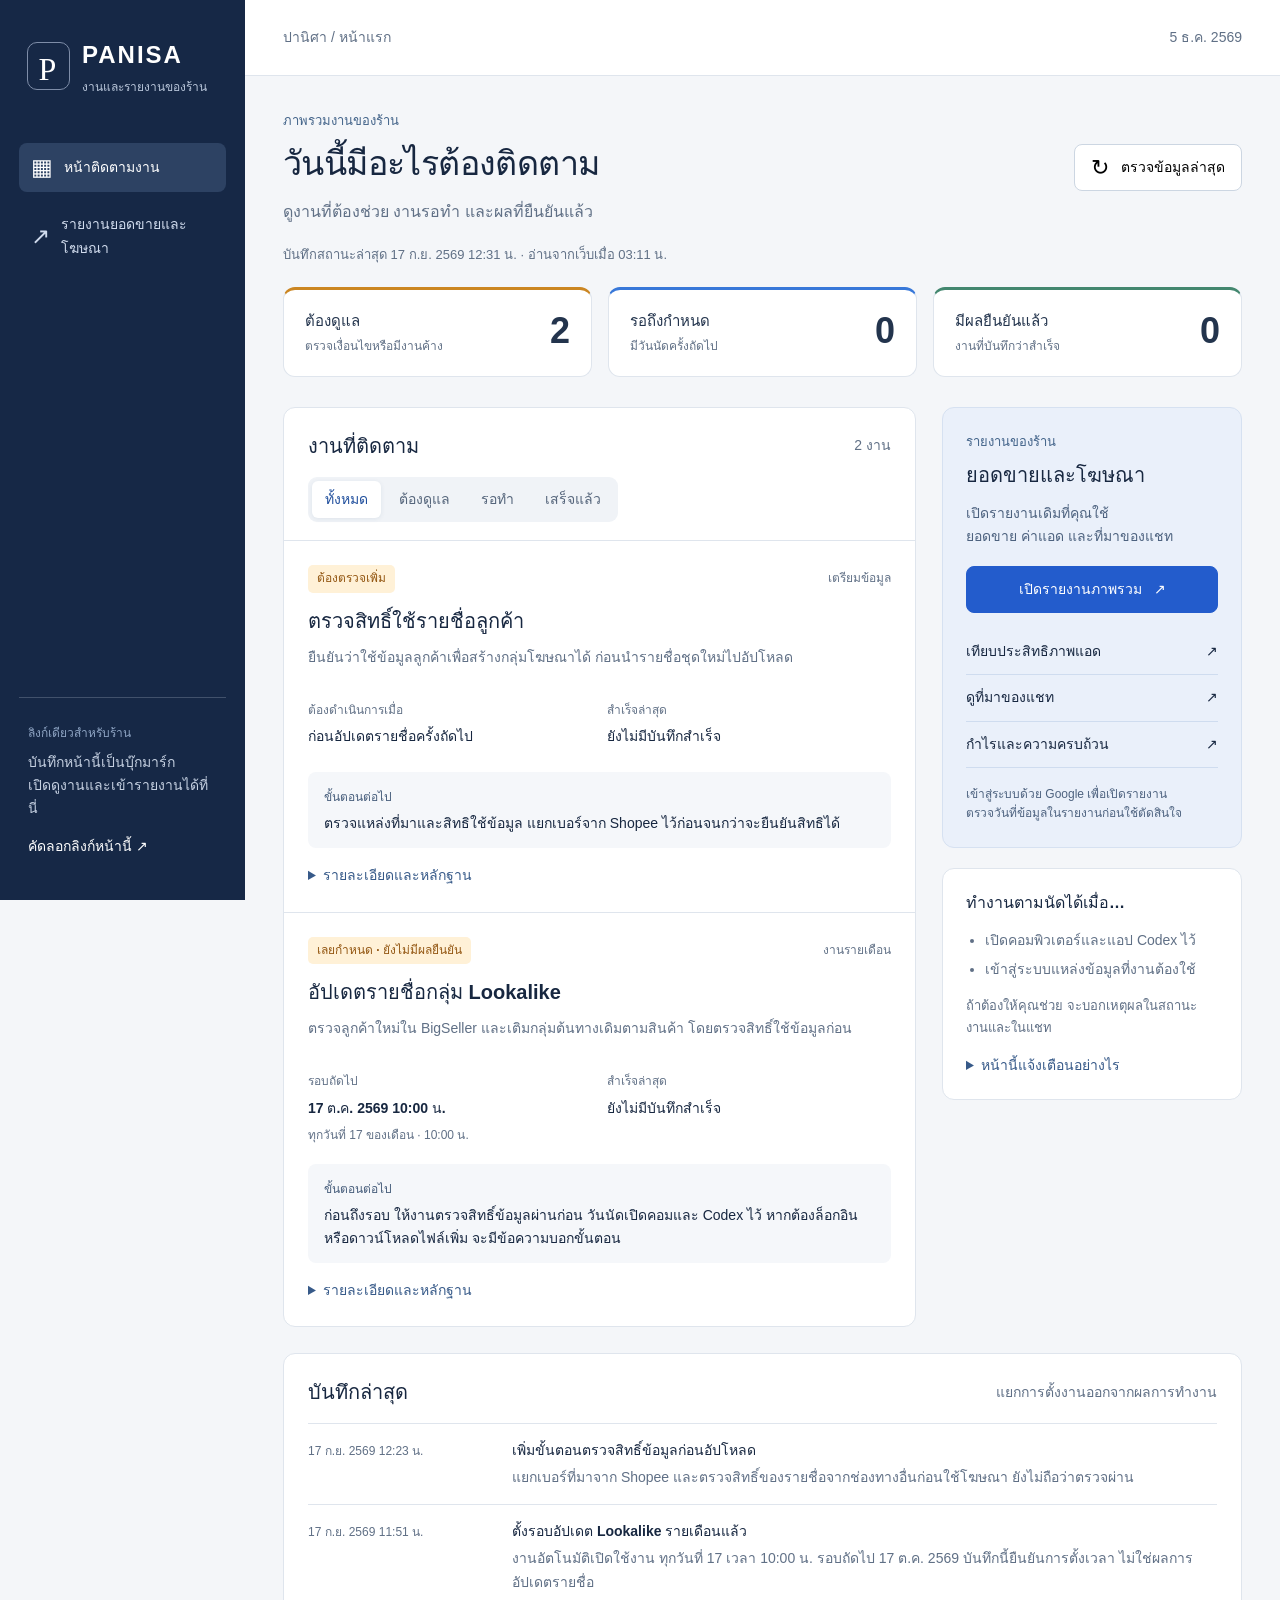
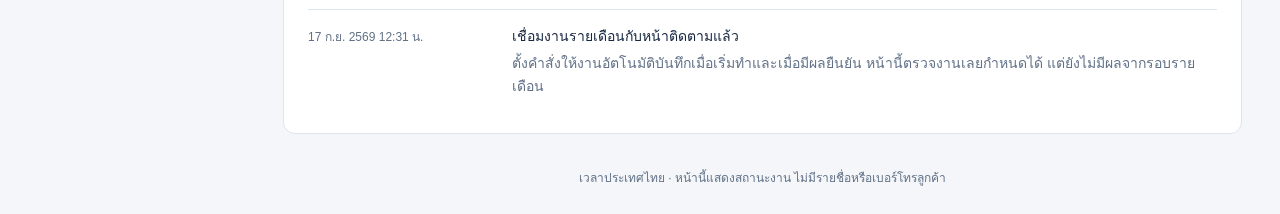
<file: index.html>
<!doctype html>
<html lang="th">
<head>
  <meta charset="utf-8">
  <meta name="viewport" content="width=device-width,initial-scale=1">
  <meta name="robots" content="noindex,nofollow">
  <meta name="theme-color" content="#162846">
  <title>PANISA · งานและรายงานของร้าน</title>
  <link rel="icon" href="favicon.svg" type="image/svg+xml">
  <link rel="stylesheet" href="styles.css">
  <script src="app.js" type="module"></script>
</head>
<body>
  <a class="skip" href="#main">ข้ามไปเนื้อหา</a>
  <aside class="sidebar">
    <a class="brand" href="./" aria-label="PANISA หน้าแรก"><span class="monogram">P</span><span>PANISA<small>งานและรายงานของร้าน</small></span></a>
    <nav aria-label="เมนูหลัก">
      <a class="nav-item selected" href="#main" aria-current="page"><span aria-hidden="true">▦</span> หน้าติดตามงาน</a>
      <a class="nav-item" href="report.html?view=1&amp;tab=dashboard"><span aria-hidden="true">↗</span> รายงานยอดขายและโฆษณา</a>
    </nav>
    <div class="sidebar-note"><span class="tiny-label">ลิงก์เดียวสำหรับร้าน</span><p>บันทึกหน้านี้เป็นบุ๊กมาร์ก<br>เปิดดูงานและเข้ารายงานได้ที่นี่</p><button class="text-button light" id="copy-link">คัดลอกลิงก์หน้านี้ ↗</button><span id="copy-result" role="status"></span></div>
  </aside>
  <div class="workspace">
    <header class="topbar"><span>ปานิศา / หน้าแรก</span><time id="today"></time></header>
    <main id="main">
      <section class="page-heading"><div><p class="eyebrow">ภาพรวมงานของร้าน</p><h1>วันนี้มีอะไรต้องติดตาม</h1><p class="muted">ดูงานที่ต้องช่วย งานรอทำ และผลที่ยืนยันแล้ว</p></div><button class="button refresh" id="refresh" disabled><span aria-hidden="true">↻</span> ตรวจข้อมูลล่าสุด</button></section>
      <p class="sync-line" id="sync-status" role="status">กำลังอ่านข้อมูลสถานะ…</p>
      <div id="load-error" class="notice danger" hidden role="alert"></div>
      <section class="summary" aria-label="สรุปสถานะงาน" id="summary"></section>
      <div class="content-grid">
        <section class="work-panel" aria-labelledby="work-title">
          <div class="section-heading"><h2 id="work-title">งานที่ติดตาม</h2><span class="subtle" id="task-count"></span></div>
          <div class="filters" role="group" aria-label="กรองงาน"><button class="filter active" data-filter="all" aria-pressed="true">ทั้งหมด</button><button class="filter" data-filter="attention" aria-pressed="false">ต้องดูแล</button><button class="filter" data-filter="scheduled" aria-pressed="false">รอทำ</button><button class="filter" data-filter="complete" aria-pressed="false">เสร็จแล้ว</button></div>
          <div id="tasks"><p class="empty">กำลังโหลดรายการงาน…</p></div>
        </section>
        <aside class="right-column">
          <section class="reports" aria-labelledby="report-title"><p class="eyebrow">รายงานของร้าน</p><h2 id="report-title">ยอดขายและโฆษณา</h2><p>เปิดรายงานเดิมที่คุณใช้<br>ยอดขาย ค่าแอด และที่มาของแชท</p><a class="button primary" href="report.html?view=1&amp;tab=dashboard">เปิดรายงานภาพรวม <span aria-hidden="true">↗</span></a><div class="report-links"><a href="report.html?view=1&amp;tab=ads">เทียบประสิทธิภาพแอด <span aria-hidden="true">↗</span></a><a href="report.html?view=1&amp;tab=chats">ดูที่มาของแชท <span aria-hidden="true">↗</span></a><a href="report.html?view=1&amp;tab=quality">กำไรและความครบถ้วน <span aria-hidden="true">↗</span></a></div><p class="report-foot">เข้าสู่ระบบด้วย Google เพื่อเปิดรายงาน<br>ตรวจวันที่ข้อมูลในรายงานก่อนใช้ตัดสินใจ</p></section>
          <section class="help-card"><h2>ทำงานตามนัดได้เมื่อ…</h2><ul><li>เปิดคอมพิวเตอร์และแอป Codex ไว้</li><li>เข้าสู่ระบบแหล่งข้อมูลที่งานต้องใช้</li></ul><p>ถ้าต้องให้คุณช่วย จะบอกเหตุผลในสถานะงานและในแชท</p><details><summary>หน้านี้แจ้งเตือนอย่างไร</summary><p>เมื่อเปิดหน้านี้ ระบบจะตรวจว่ามีงานเลยกำหนดหรือไม่ และอ่านสถานะใหม่ทุก 5 นาที หน้านี้ยังไม่ส่งแจ้งเตือนเมื่อปิดเว็บ การแจ้งจากงานอัตโนมัติอยู่ใน Codex</p><p>วันครบกำหนดไม่ใช่หลักฐานว่างานทำเสร็จ สถานะสำเร็จต้องมีบันทึกผลยืนยัน</p></details></section>
        </aside>
      </div>
      <section class="history-panel" aria-labelledby="history-title"><div class="section-heading"><h2 id="history-title">บันทึกล่าสุด</h2><span class="subtle">แยกการตั้งงานออกจากผลการทำงาน</span></div><ol id="history"></ol></section>
      <footer>เวลาประเทศไทย · หน้านี้แสดงสถานะงาน ไม่มีรายชื่อหรือเบอร์โทรลูกค้า</footer>
    </main>
  </div>
</body>
</html>
</file>
<file: styles.css>
:root{font-family:Tahoma,"Segoe UI",sans-serif;color:#172740;background:#f4f6f9;font-synthesis:none;font-size:16px;line-height:1.65;--muted:#607086;--border:#dfe5ed;--blue:#235ccc}*{box-sizing:border-box}body{margin:0}a{color:inherit}button{font:inherit;cursor:pointer}button:disabled{cursor:wait;opacity:.6}a,button,summary{-webkit-tap-highlight-color:transparent}button:focus-visible,a:focus-visible,summary:focus-visible{outline:3px solid #f1ad31;outline-offset:4px}h1,h2,h3,p{margin:0}h1{font-size:clamp(25px,2.7vw,34px);letter-spacing:-.6px;line-height:1.45}h2{font-size:20px;line-height:1.5}h3{font-size:20px;line-height:1.6}.muted,.subtle{color:var(--muted)}.subtle{font-size:14px}.skip{position:absolute;top:-80px;left:16px;background:white;padding:10px;z-index:20}.skip:focus{top:10px}.sidebar{position:fixed;width:245px;inset:0 auto 0 0;background:#162846;color:#fff;display:flex;flex-direction:column;padding:35px 19px;z-index:5}.brand{display:flex;align-items:center;gap:12px;text-decoration:none;padding:0 8px;font-size:24px;letter-spacing:2px;font-weight:600}.monogram{width:43px;height:48px;border:1px solid #7e8da8;border-radius:10px;display:grid;place-items:center;font-family:Georgia,serif;font-size:32px;font-weight:400}.brand small{display:block;font-size:12px;letter-spacing:0;color:#bac7db;font-weight:400;margin-top:3px}.sidebar nav{margin-top:46px;display:grid;gap:8px}.nav-item{display:flex;align-items:center;gap:11px;text-decoration:none;font-size:14px;padding:13px 12px;border-radius:8px;color:#d0dbed}.nav-item span{font-size:23px;line-height:1}.nav-item.selected{background:#2d4263;color:white}.nav-item:hover{background:#263d60}.sidebar-note{margin-top:auto;border-top:1px solid #41516b;padding:23px 9px 0;font-size:14px;color:#c5d0e1}.tiny-label{font-size:12px;color:#8fa5c4}.sidebar-note p{margin:7px 0 15px}.text-button{padding:0;border:0;background:none;color:var(--blue);font-size:14px;font-weight:600}.text-button.light{color:white}#copy-result{display:block;font-size:13px;margin-top:7px}.workspace{margin-left:245px}.topbar{height:76px;border-bottom:1px solid var(--border);display:flex;align-items:center;justify-content:space-between;gap:16px;padding:0 38px;background:#fff;font-size:14px;color:var(--muted)}main{max-width:1340px;margin:auto;padding:34px 38px 20px}.page-heading{display:flex;justify-content:space-between;gap:20px;align-items:center}.eyebrow{color:#426389;font-size:13px;font-weight:600;margin-bottom:8px}.page-heading .muted{margin-top:10px}.button{border:1px solid #ccd6e2;background:white;border-radius:8px;padding:11px 16px;display:inline-flex;align-items:center;justify-content:center;gap:12px;text-decoration:none;font-size:14px;font-weight:600;white-space:nowrap}.button:hover{background:#edf2fb}.refresh span{font-size:22px;line-height:1}.sync-line{font-size:13px;color:var(--muted);margin:19px 0 21px;min-height:22px}.notice{border-radius:8px;padding:13px 16px;margin-bottom:20px;font-size:14px}.danger{background:#fff0ee;color:#9d2e23;border:1px solid #e9c4be}.summary{display:grid;grid-template-columns:repeat(3,1fr);gap:16px;margin-bottom:30px}.summary-item{text-align:left;background:white;border:1px solid var(--border);border-radius:12px;padding:19px 21px;display:grid;grid-template-columns:1fr auto;gap:3px 10px;color:#23344d;transition:box-shadow .15s}.summary-item:hover{box-shadow:0 3px 12px #1b365017}.summary-item span{font-size:15px;font-weight:600;align-self:center}.summary-item strong{font-size:36px;line-height:1.2;font-weight:600;grid-row:span 2}.summary-item small{font-size:12px;color:var(--muted)}.summary-item.attention{border-top:3px solid #cb8622}.summary-item.scheduled{border-top:3px solid #3878d9}.summary-item.complete{border-top:3px solid #43876f}.content-grid{display:grid;grid-template-columns:minmax(0,1fr) 300px;gap:26px;align-items:start}.work-panel,.history-panel{background:white;border:1px solid var(--border);border-radius:12px;overflow:hidden}.section-heading{display:flex;justify-content:space-between;align-items:center;gap:12px;padding:23px 24px 16px;flex-wrap:wrap}.filters{display:flex;gap:5px;flex-wrap:wrap;margin:0 24px 18px;padding:4px;background:#f0f3f7;border-radius:9px;width:fit-content}.filter{border:0;background:none;color:#55657b;border-radius:6px;padding:7px 13px;font-size:14px}.filter.active{background:white;color:#204f9d;box-shadow:0 1px 5px #17396315;font-weight:600}.task{padding:24px;border-top:1px solid var(--border)}.task-top{display:flex;justify-content:space-between;align-items:center;gap:9px;margin-bottom:12px;flex-wrap:wrap}.badge{font-size:12px;font-weight:600;padding:4px 9px;border-radius:5px;background:#f1f3f8}.badge.attention{color:#925510;background:#fff1d7}.badge.scheduled,.badge.running{color:#255ca9;background:#eaf2ff}.badge.complete{color:#24705a;background:#e5f4ed}.category{font-size:12px;color:var(--muted)}.task-description{color:var(--muted);font-size:14px;margin:9px 0 18px}.task-facts{display:grid;grid-template-columns:1fr 1fr;gap:14px;padding:14px 0 18px}.task-facts span,.task-facts small{display:block;color:var(--muted);font-size:12px}.task-facts strong{font-size:14px;display:block;margin:5px 0;line-height:1.7}.next-step{background:#f5f7fa;border-radius:8px;padding:13px 16px;font-size:14px}.next-step b{font-size:12px;color:#445b79}.next-step p{margin-top:4px}details{font-size:14px;color:var(--muted);margin-top:16px}summary{cursor:pointer;color:#375a89;width:fit-content}details p{margin-top:10px}.right-column{display:grid;gap:20px}.reports{background:#eaf0fa;border:1px solid #d6e1f1;border-radius:12px;padding:23px}.reports>p:not(.eyebrow){font-size:14px;color:#4d627f;margin:12px 0 18px}.primary{background:#235ccc;color:white;border-color:#235ccc;width:100%;white-space:normal}.primary:hover{background:#174cae}.report-links{margin-top:16px;display:grid;gap:0}.report-links a{display:flex;justify-content:space-between;gap:12px;font-size:14px;text-decoration:none;padding:11px 0;border-bottom:1px solid #cfdcef}.report-links a:hover{text-decoration:underline}.reports .report-foot{font-size:12px!important;margin:17px 0 0!important}.help-card{padding:22px 23px;background:white;border:1px solid var(--border);border-radius:12px}.help-card h2{font-size:16px}.help-card ul{padding-left:19px;font-size:14px;color:var(--muted);margin:11px 0}.help-card li{padding:3px 0}.help-card p{font-size:13px;color:var(--muted)}.history-panel{margin-top:26px}.history-panel ol{list-style:none;padding:0 24px 20px;margin:0}.history-panel li{display:grid;grid-template-columns:190px 1fr;gap:14px;padding:15px 0;border-top:1px solid var(--border);font-size:14px}.history-panel time{font-size:12px;color:var(--muted);padding-top:3px}.history-panel li p{color:var(--muted);margin-top:4px}.history-panel li strong{font-weight:600}footer{text-align:center;margin-top:30px;color:var(--muted);font-size:12px;padding:5px}.empty{padding:28px 24px;color:var(--muted);font-size:15px;min-height:120px}@media(min-width:1500px){.sidebar{width:270px}.workspace{margin-left:270px}}@media(max-width:1150px){.sidebar{width:215px;padding-left:12px;padding-right:12px}.workspace{margin-left:215px}main{padding:28px 24px}.topbar{padding:0 24px}.content-grid{grid-template-columns:1fr}.right-column{grid-template-columns:1fr 1fr}.summary-item{padding:16px}.summary-item small{grid-column:1/-1}.summary-item strong{grid-row:span 1}.summary-item span{font-size:14px}}@media(max-width:760px){.sidebar{position:static;width:auto;display:block;padding:19px 20px}.brand{padding:0;font-size:22px}.monogram{height:40px;width:38px}.brand small{font-size:12px}.sidebar nav{margin-top:18px;grid-template-columns:1fr 1fr;gap:7px}.nav-item{font-size:13px;padding:9px;align-items:center}.nav-item span{font-size:20px}.sidebar-note{display:none}.workspace{margin-left:0}.topbar{height:auto;min-height:53px;padding:12px 20px;font-size:12px}main{padding:23px 18px}.page-heading{display:block}.page-heading .muted{font-size:14px}.refresh{margin-top:18px}.summary{gap:9px;margin-bottom:20px}.summary-item{padding:13px 10px;display:flex;flex-direction:column;align-items:flex-start}.summary-item span{font-size:12px}.summary-item strong{font-size:28px}.summary-item small{display:none}.content-grid{gap:20px}.section-heading{padding:20px 18px 15px}.filters{margin-left:18px;margin-right:18px;gap:1px}.filter{font-size:13px;padding:7px 10px}.task{padding:20px 18px}.task-facts{grid-template-columns:1fr;gap:14px}.right-column{grid-template-columns:1fr}.history-panel li{grid-template-columns:1fr;gap:5px}.history-panel ol{padding:0 18px 18px}.sync-line{font-size:12px}.category{font-size:12px}h3{font-size:18px}}@media(prefers-reduced-motion:reduce){*{scroll-behavior:auto;transition:none!important}}
</file>
